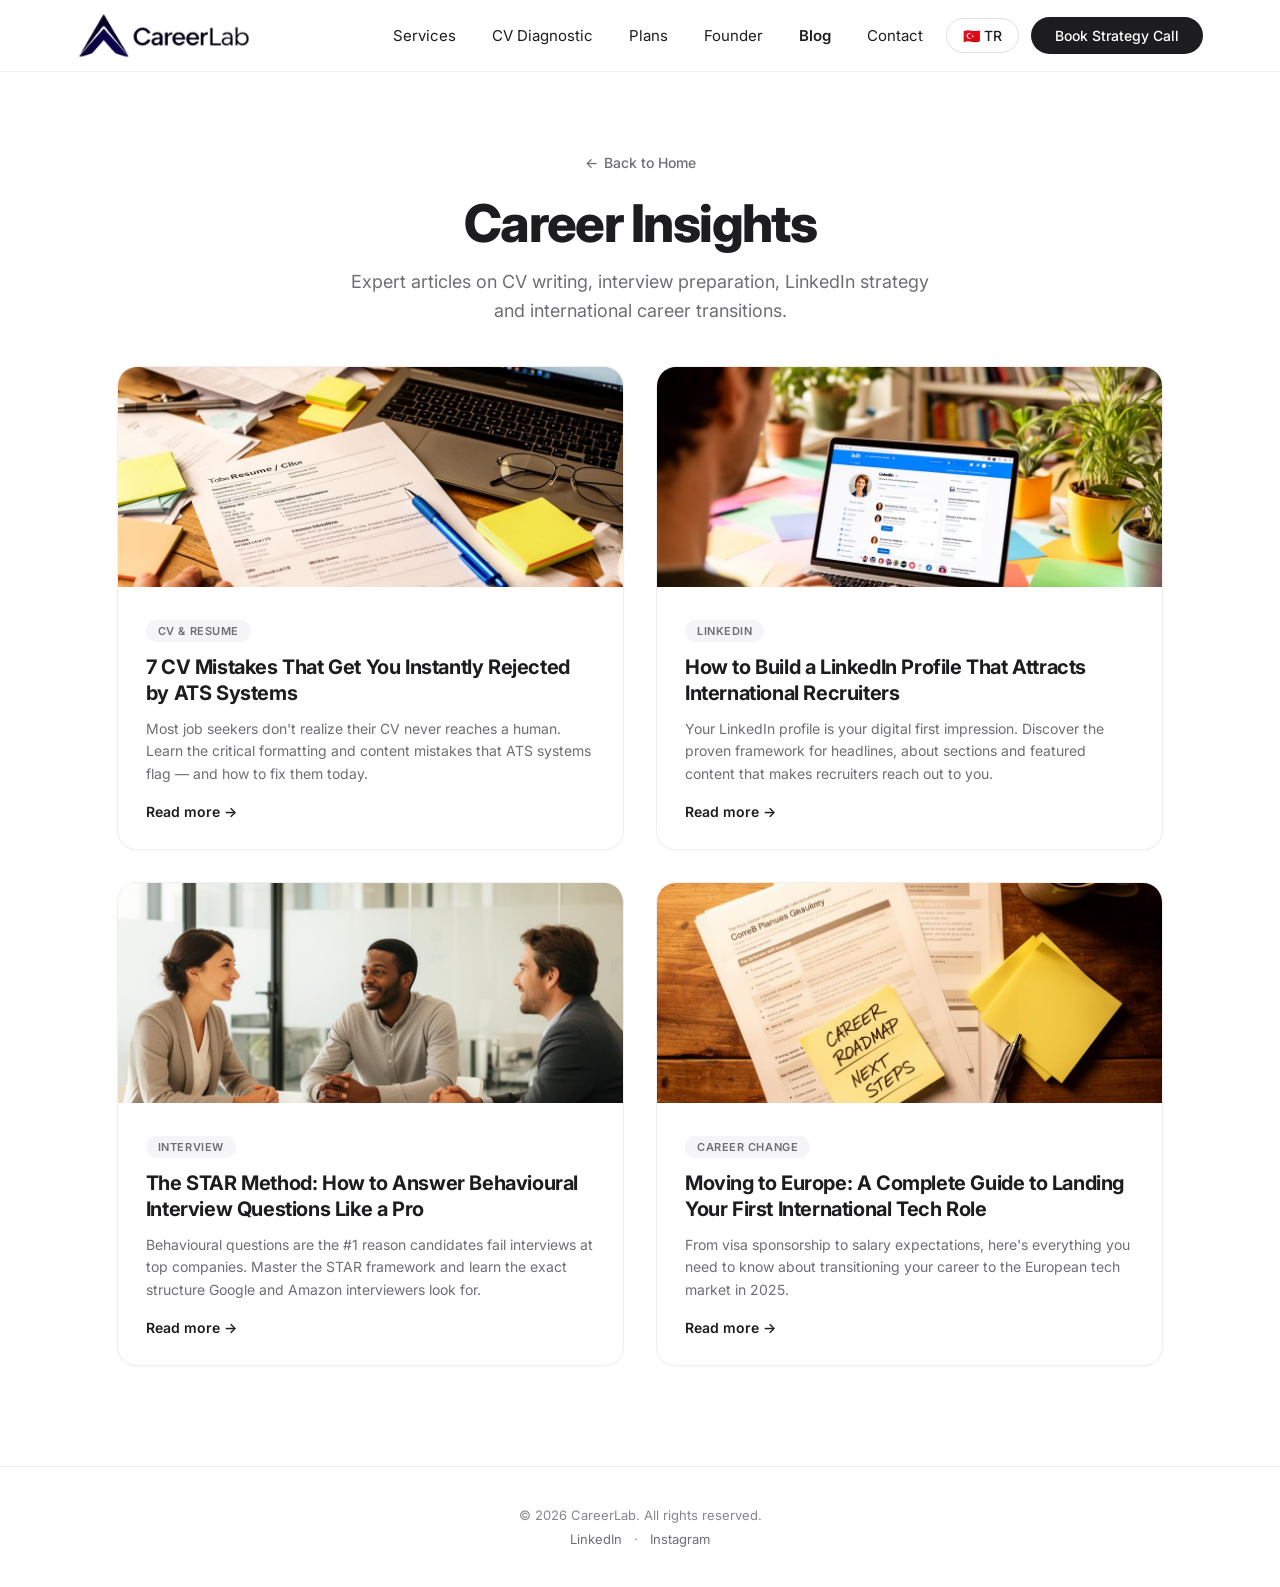
<file: blog.html>
<!DOCTYPE html>
<html lang="en">
<head>
<meta charset="UTF-8">
<meta name="viewport" content="width=device-width, initial-scale=1.0">
<meta name="description" content="Career insights and expert articles on CV writing, interview preparation, LinkedIn strategy and international career transitions by CareerLab.">
<meta name="author" content="Guntekin Suh">
<meta property="og:type" content="website">
<meta property="og:title" content="CareerLab Blog | Career Insights & Expert Tips">
<meta property="og:description" content="Expert articles on CV optimization, interview coaching, LinkedIn strategy and international career transitions.">
<meta property="og:url" content="https://getcareerlab.com/blog.html">
<link rel="canonical" href="https://getcareerlab.com/blog.html">
<link rel="icon" href="/favicon.png" type="image/png">
<title>CareerLab Blog | Career Insights & Expert Tips</title>
<link rel="preconnect" href="https://fonts.googleapis.com">
<link href="https://fonts.googleapis.com/css2?family=Inter:wght@300;400;500;600;700;800;900&display=swap" rel="stylesheet">
<style>
*{margin:0;padding:0;box-sizing:border-box;}
body{
  font-family:'Inter',system-ui,-apple-system,sans-serif;
  background:#ffffff;
  color:#1d1d1f;
  -webkit-font-smoothing:antialiased;
}

/* ===== HEADER — IDENTICAL TO INDEX.HTML ===== */
header{
  display:flex;
  justify-content:space-between;
  align-items:center;
  padding:0 6%;
  height:72px;
  background:#fff;
  position:sticky;
  top:0;
  border-bottom:1px solid #f0f0f0;
  z-index:100;
}

.logo{ flex:1; }
nav{ flex:0 0 auto; }
.header-right{ flex:1; display:flex; justify-content:flex-end; }

.logo{
  display:flex;
  align-items:center;
  gap:10px;
  font-weight:700;
  font-size:22px;
  text-decoration:none;
  color:#1d1d1f;
  letter-spacing:-0.02em;
}

.logo-icon{
  width:36px;height:36px;
  background:#1d1d1f;
  border-radius:10px;
  display:flex;align-items:center;justify-content:center;
  color:#fff;
  font-weight:700;
  font-size:13px;
  letter-spacing:0.02em;
}

nav{display:flex;align-items:center;gap:0;}
nav a{
  margin-left:36px;
  text-decoration:none;
  color:#1d1d1f;
  font-weight:400;
  font-size:15px;
  transition:color 0.2s;
}
nav a:hover{color:#6e6e73;}

.header-right{align-items:center;gap:12px;}

.lang-toggle{
  background:#fff;
  border:1px solid #e0e0e0;
  border-radius:980px;
  padding:8px 16px;
  cursor:pointer;
  font-size:14px;
  font-weight:500;
  display:flex;
  align-items:center;
  gap:6px;
  transition:0.2s;
  color:#1d1d1f;
  font-family:inherit;
}
.lang-toggle:hover{background:#f5f5f5;}

.header-cta{
  background:#1d1d1f;
  color:#fff;
  padding:10px 24px;
  border-radius:980px;
  text-decoration:none;
  font-weight:500;
  font-size:14px;
  transition:all 0.2s;
  white-space:nowrap;
}
.header-cta:hover{background:#333;}

/* HAMBURGER — IDENTICAL TO INDEX.HTML */
.hamburger{
  display:none;
  flex-direction:column;
  gap:5px;
  cursor:pointer;
  background:none;
  border:none;
  padding:6px;
  z-index:200;
}
.hamburger span{
  display:block;
  width:22px;
  height:1.5px;
  background:#1d1d1f;
  border-radius:2px;
  transition:0.3s;
}

.nav-overlay{display:none;position:fixed;top:0;left:0;width:100%;height:100%;background:rgba(0,0,0,0.3);z-index:140;}
.nav-overlay.show{display:block;}
.lang-toggle-mobile{display:none !important;}

/* MOBILE — IDENTICAL TO INDEX.HTML */
@media(max-width:768px){
  header{padding:0 5%;height:56px;}

  .hamburger{display:flex;margin-left:auto;}

  .header-right{display:none;}

  nav{
    position:fixed;top:0;right:-100%;width:80%;max-width:320px;height:100vh;
    background:rgba(255,255,255,0.97);
    backdrop-filter:blur(20px);
    -webkit-backdrop-filter:blur(20px);
    flex-direction:column;align-items:flex-start;
    padding:80px 30px 30px;
    box-shadow:-5px 0 30px rgba(0,0,0,0.1);
    transition:right 0.35s ease;z-index:150;
  }
  nav.open{right:0;}
  nav a{margin-left:0;font-size:17px;padding:14px 0;width:100%;border-bottom:1px solid #f0f0f0;}
  .lang-toggle-mobile{display:block !important;margin-top:16px;}
}

@media(min-width:769px) and (max-width:1024px){
  nav a{margin-left:20px;font-size:13px;}
}

/* ===== BLOG SPECIFIC ===== */
.blog-hero{
  padding:80px 6% 40px;
  text-align:center;
}
.blog-hero h1{
  font-size:clamp(32px,5vw,52px);
  font-weight:800;
  letter-spacing:-0.03em;
  line-height:1.1;
  margin-bottom:16px;
}
.blog-hero p{
  font-size:18px;
  color:#6e6e73;
  max-width:600px;
  margin:0 auto;
  line-height:1.6;
}
.back-link{
  display:inline-flex;
  align-items:center;
  gap:6px;
  color:#6e6e73;
  text-decoration:none;
  font-size:14px;
  font-weight:500;
  margin-bottom:24px;
  transition:color 0.2s;
}
.back-link:hover{color:#1d1d1f;}

.blog-grid{
  display:grid;
  grid-template-columns:1fr 1fr;
  gap:32px;
  max-width:1200px;
  margin:0 auto;
  padding:0 6% 100px;
}
.blog-card{
  background:#fff;
  border-radius:20px;
  overflow:hidden;
  border:1px solid #f0f0f0;
  transition:all 0.3s ease;
  cursor:pointer;
  box-shadow:0 1px 3px rgba(0,0,0,0.04);
}
.blog-card:hover{
  box-shadow:0 12px 40px rgba(0,0,0,0.08);
  transform:translateY(-4px);
}
.blog-card-img{width:100%;height:220px;object-fit:cover;}
.blog-card-body{padding:28px;}
.blog-card-tag{
  display:inline-block;padding:4px 12px;
  background:#f5f5f7;border-radius:980px;
  font-size:11px;font-weight:600;
  letter-spacing:0.05em;color:#6e6e73;
  margin-bottom:12px;
}
.blog-card-body h3{
  font-size:20px;font-weight:700;
  letter-spacing:-0.02em;line-height:1.3;
  margin-bottom:12px;
}
.blog-card-body .blog-excerpt{
  font-size:14px;color:#6e6e73;
  line-height:1.6;margin-bottom:16px;
}
.blog-card-body .blog-read-more{
  display:inline-flex;align-items:center;gap:6px;
  font-size:14px;font-weight:600;color:#1d1d1f;
  cursor:pointer;transition:gap 0.2s;
}
.blog-card:hover .blog-read-more{gap:10px;}
.blog-full-content{
  display:none;margin-top:20px;padding-top:20px;
  border-top:1px solid #f0f0f0;font-size:15px;
  color:#1d1d1f;line-height:1.8;
}
.blog-full-content h4{font-size:17px;font-weight:700;letter-spacing:-0.01em;margin:20px 0 8px;}
.blog-full-content ul{padding-left:20px;margin:10px 0;}
.blog-full-content li{margin-bottom:6px;}
.blog-card.open .blog-full-content{display:block;}
.blog-card.open .blog-excerpt{display:none;}

/* FADE */
.fade-up{opacity:0;transform:translateY(30px);transition:all 0.6s ease;}
.fade-up.visible{opacity:1;transform:translateY(0);}

/* FOOTER */
footer{
  text-align:center;padding:40px 6%;
  border-top:1px solid #f0f0f0;
  font-size:13px;color:#86868b;
}
footer a{color:#6e6e73;text-decoration:none;}
footer a:hover{color:#1d1d1f;}
.footer-links{margin-top:8px;}
.dot{margin:0 8px;}

@media(max-width:768px){
  .blog-grid{grid-template-columns:1fr;gap:16px;}
  .blog-card-img{height:180px;}
}
</style>
</head>
<body>

<header>

<a href="/index.html" class="logo">
  <img src="logo1.png" alt="CareerLab Logo" style="height:48px;">
</a>

<button class="hamburger" onclick="toggleMenu()" aria-label="Menu">
<span></span><span></span><span></span>
</button>

<div class="nav-overlay" onclick="toggleMenu()"></div>

<nav>
<a href="/index.html#services" data-i18n="nav_services" onclick="closeMenu()">Services</a>
<a href="/index.html#ai" data-i18n="nav_ai" onclick="closeMenu()">CV Diagnostic</a>
<a href="/index.html#plans" data-i18n="nav_plans" onclick="closeMenu()">Plans</a>
<a href="/index.html#about" data-i18n="nav_about" onclick="closeMenu()">Founder</a>
<a href="/blog.html" data-i18n="nav_blog" style="font-weight:600;" onclick="closeMenu()">Blog</a>
<a href="/index.html#contact" data-i18n="nav_contact" onclick="closeMenu()">Contact</a>
<button class="lang-toggle lang-toggle-mobile" style="display:none;" onclick="toggleLang()">🇹🇷 TR</button>
</nav>

<div class="header-right">
<button class="lang-toggle" onclick="toggleLang()">🇹🇷 TR</button>
<a class="header-cta" href="https://calendly.com/guntekin-suh/30min" data-i18n="hero_cta">Book Strategy Call</a>
</div>

</header>

<div class="blog-hero">
<a href="/index.html" class="back-link">← <span data-i18n="blog_back">Back to Home</span></a>
<h1 data-i18n="blog_title">Career Insights</h1>
<p data-i18n="blog_desc">Expert articles on CV writing, interview preparation, LinkedIn strategy and international career transitions.</p>
</div>

<div class="blog-grid">

<!-- Blog 1: CV -->
<div class="blog-card fade-up" onclick="toggleBlogCard(this)">
<img class="blog-card-img" src="blog-cv.jpg" alt="ATS-optimized CV writing tips">
<div class="blog-card-body">
<span class="blog-card-tag" data-i18n="blog_tag_cv">CV & RESUME</span>
<h3 data-i18n="blog1_title">7 CV Mistakes That Get You Instantly Rejected by ATS Systems</h3>
<p class="blog-excerpt" data-i18n="blog1_excerpt">Most job seekers don't realize their CV never reaches a human. Learn the critical formatting and content mistakes that ATS systems flag — and how to fix them today.</p>
<span class="blog-read-more" data-i18n="blog_readmore">Read more →</span>
<div class="blog-full-content" data-i18n-html="blog1_content">
<p>Applicant Tracking Systems (ATS) reject up to <strong>75% of CVs</strong> before a recruiter ever sees them. If you're applying to international roles and not hearing back, your CV format might be the problem — not your qualifications.</p>
<h4>1. Using Graphics, Tables or Columns</h4>
<p>ATS software reads documents linearly. Two-column layouts, infographics and text boxes confuse parsers and result in garbled or missing information. Stick to a single-column, clean layout.</p>
<h4>2. Creative File Formats</h4>
<p>Always submit in PDF or .docx format unless specifically asked otherwise. Image-based PDFs (exported from Canva/design tools) often contain zero extractable text.</p>
<h4>3. Missing Keywords</h4>
<p>ATS systems match your CV against the job description. If the role asks for "stakeholder management" and your CV says "client relations," you may not pass the keyword filter.</p>
<ul>
<li><strong>Fix:</strong> Mirror the exact terminology from the job posting</li>
<li><strong>Fix:</strong> Include both acronyms and full terms (e.g., "Search Engine Optimization (SEO)")</li>
</ul>
<h4>4. Generic Objective Statements</h4>
<p>Replace "I am a motivated professional seeking opportunities" with a targeted professional summary that includes your role title, years of experience and key skills.</p>
<h4>5. No Quantified Achievements</h4>
<p>"Managed a team" says nothing. "Led a team of 12, delivering €2M in quarterly revenue" tells a story. Always quantify impact with numbers, percentages or financial results.</p>
<h4>6. Inconsistent Date Formats</h4>
<p>Use one format throughout: "Jan 2022 – Mar 2024" or "01/2022 – 03/2024." Mixing formats confuses both ATS and human readers.</p>
<h4>7. Irrelevant Personal Information</h4>
<p>For international applications, remove photo, date of birth, marital status and nationality unless specifically required. Focus space on skills and achievements instead.</p>
<p style="margin-top:20px;padding:16px;background:#f0f4ff;border-radius:12px;font-size:14px;"><strong>💡 Pro Tip:</strong> Use our free CV Diagnostic tool to check your CV's ATS compatibility score before applying.</p>
</div>
</div>
</div>

<!-- Blog 2: LinkedIn -->
<div class="blog-card fade-up" onclick="toggleBlogCard(this)">
<img class="blog-card-img" src="blog-linkedin.jpg" alt="LinkedIn profile optimization">
<div class="blog-card-body">
<span class="blog-card-tag" data-i18n="blog_tag_linkedin">LINKEDIN</span>
<h3 data-i18n="blog2_title">How to Build a LinkedIn Profile That Attracts International Recruiters</h3>
<p class="blog-excerpt" data-i18n="blog2_excerpt">Your LinkedIn profile is your digital first impression. Discover the proven framework for headlines, about sections and featured content that makes recruiters reach out to you.</p>
<span class="blog-read-more" data-i18n="blog_readmore">Read more →</span>
<div class="blog-full-content" data-i18n-html="blog2_content">
<p>LinkedIn is the #1 platform recruiters use to source candidates for international roles. Yet most professionals treat it as an online CV — which is a missed opportunity.</p>
<h4>The Headline Formula</h4>
<p>Your headline is the most important piece of real estate on LinkedIn. Instead of "Product Manager at Company X," use:</p>
<p><strong>"Senior Product Manager | SaaS & B2B | Driving 3x Revenue Growth | Ex-Google"</strong></p>
<p>This format includes: Role + Industry + Impact + Social Proof.</p>
<h4>Writing an About Section That Converts</h4>
<ul>
<li><strong>Hook (line 1-2):</strong> Start with your strongest achievement or a bold statement</li>
<li><strong>Story (lines 3-8):</strong> Your career narrative — where you've been, what you've done</li>
<li><strong>Proof (lines 9-12):</strong> Key metrics, companies, and results</li>
<li><strong>CTA (last line):</strong> What you're looking for or how to reach you</li>
</ul>
<h4>Featured Section Strategy</h4>
<p>Add 3-4 items: a case study, a published article, a presentation, or a project portfolio. This visual section dramatically increases profile engagement.</p>
<h4>Skills & Endorsements</h4>
<p>LinkedIn's algorithm weighs your top 3 skills heavily. Choose skills that match the roles you're targeting — not just your current role.</p>
<h4>Activity & Content</h4>
<p>Posting once a week increases your visibility by 5-10x. Share industry insights, career lessons, or professional achievements. Engagement signals to recruiters that you're active and thought-leading.</p>
<p style="margin-top:20px;padding:16px;background:#f0f4ff;border-radius:12px;font-size:14px;"><strong>💡 Pro Tip:</strong> Set your profile to "Open to Work" (visible to recruiters only) and specify target locations and roles for better matches.</p>
</div>
</div>
</div>

<!-- Blog 3: Interview -->
<div class="blog-card fade-up" onclick="toggleBlogCard(this)">
<img class="blog-card-img" src="blog-interview.jpg" alt="Interview coaching and preparation">
<div class="blog-card-body">
<span class="blog-card-tag" data-i18n="blog_tag_interview">INTERVIEW</span>
<h3 data-i18n="blog3_title">The STAR Method: How to Answer Behavioural Interview Questions Like a Pro</h3>
<p class="blog-excerpt" data-i18n="blog3_excerpt">Behavioural questions are the #1 reason candidates fail interviews at top companies. Master the STAR framework and learn the exact structure Google and Amazon interviewers look for.</p>
<span class="blog-read-more" data-i18n="blog_readmore">Read more →</span>
<div class="blog-full-content" data-i18n-html="blog3_content">
<p>At companies like Google, Amazon and LinkedIn, <strong>behavioural interviews account for 40-60% of the hiring decision</strong>. These questions assess how you've handled real situations — and most candidates fail because they ramble without structure.</p>
<h4>What is the STAR Method?</h4>
<ul>
<li><strong>Situation:</strong> Set the scene (1-2 sentences)</li>
<li><strong>Task:</strong> What was your specific responsibility?</li>
<li><strong>Action:</strong> What did YOU do? (This should be 60% of your answer)</li>
<li><strong>Result:</strong> Quantified outcome — always end with numbers</li>
</ul>
<h4>Example: "Tell me about a time you dealt with a difficult stakeholder"</h4>
<p><strong>Situation:</strong> "At TikTok, I was managing a product launch where the engineering lead disagreed with the timeline."</p>
<p><strong>Task:</strong> "I needed to align both teams and deliver by Q3 without compromising quality."</p>
<p><strong>Action:</strong> "I set up a 3-day sprint workshop, created a shared priority matrix, and proposed a phased rollout that addressed both concerns."</p>
<p><strong>Result:</strong> "We launched 2 weeks early, with a 95% satisfaction score from both teams, and the product drove €400K in Q4 revenue."</p>
<h4>Common Mistakes to Avoid</h4>
<ul>
<li>Talking about "we" instead of "I" — interviewers want YOUR contribution</li>
<li>Skipping the Result — always quantify impact</li>
<li>Giving 5-minute answers — aim for 90 seconds per STAR response</li>
<li>Not preparing enough stories — have 8-10 ready covering leadership, conflict, failure, and innovation</li>
</ul>
<h4>Top 5 Questions to Prepare</h4>
<ul>
<li>Tell me about a time you led a project under pressure</li>
<li>Describe a situation where you failed and what you learned</li>
<li>How have you handled conflicting priorities?</li>
<li>Give an example of when you influenced without authority</li>
<li>Tell me about your biggest professional achievement</li>
</ul>
<p style="margin-top:20px;padding:16px;background:#f0f4ff;border-radius:12px;font-size:14px;"><strong>💡 Pro Tip:</strong> Record yourself practicing STAR answers. Most candidates don't realize they take 3x longer than they think.</p>
</div>
</div>
</div>

<!-- Blog 4: Career Change -->
<div class="blog-card fade-up" onclick="toggleBlogCard(this)">
<img class="blog-card-img" src="blog-career.jpg" alt="Career transition to Europe">
<div class="blog-card-body">
<span class="blog-card-tag" data-i18n="blog_tag_career">CAREER CHANGE</span>
<h3 data-i18n="blog4_title">Moving to Europe: A Complete Guide to Landing Your First International Tech Role</h3>
<p class="blog-excerpt" data-i18n="blog4_excerpt">From visa sponsorship to salary expectations, here's everything you need to know about transitioning your career to the European tech market in 2025.</p>
<span class="blog-read-more" data-i18n="blog_readmore">Read more →</span>
<div class="blog-full-content" data-i18n-html="blog4_content">
<p>The European tech market is booming, with cities like Berlin, Amsterdam, Dublin and Stockholm actively recruiting international talent. But making the move requires more than just applying — it requires strategy.</p>
<h4>Step 1: Choose Your Target Market</h4>
<p>Each European city has a different tech ecosystem:</p>
<ul>
<li><strong>Berlin:</strong> Startup culture, English-friendly, visa sponsorship common</li>
<li><strong>Amsterdam:</strong> Strong fintech/SaaS scene, 30% tax ruling for expats</li>
<li><strong>Dublin:</strong> EMEA HQs of Google, Meta, LinkedIn — strong for enterprise roles</li>
<li><strong>Stockholm:</strong> Product-led companies (Spotify, Klarna), high quality of life</li>
<li><strong>Munich:</strong> Enterprise tech, automotive innovation, higher salaries</li>
</ul>
<h4>Step 2: Understand Visa Sponsorship</h4>
<p>Germany's EU Blue Card requires a job offer with minimum €45,300/year salary (€41,000 for shortage occupations including IT). The Netherlands has a Highly Skilled Migrant visa with employer sponsorship. Both processes take 4-8 weeks once you have an offer.</p>
<h4>Step 3: Adapt Your CV for the European Market</h4>
<ul>
<li>Use a clean, single-column PDF format</li>
<li>Include your LinkedIn URL prominently</li>
<li>Highlight international experience and language skills</li>
<li>Quantify achievements in euros or percentages</li>
<li>Remove photo, age and marital status for UK/Ireland; include photo for Germany</li>
</ul>
<h4>Step 4: Network Before You Apply</h4>
<p>80% of international roles are filled through referrals and direct outreach. Join LinkedIn groups, attend virtual events, and reach out to people in your target companies.</p>
<h4>Step 5: Prepare for Salary Negotiation</h4>
<p>European salaries are lower than US but benefits are stronger (healthcare, vacation, pension). Research country-specific ranges on Glassdoor, levels.fyi and Blind.</p>
<p style="margin-top:20px;padding:16px;background:#f0f4ff;border-radius:12px;font-size:14px;"><strong>💡 Pro Tip:</strong> Start your job search 3-6 months before your desired move date. Visa processing, notice periods and relocation logistics all take time.</p>
</div>
</div>
</div>

</div>

<footer>
<p>© 2026 CareerLab. All rights reserved.</p>
<div class="footer-links">
<a href="https://www.linkedin.com/in/guntekinsuh/">LinkedIn</a>
<span class="dot">·</span>
<a href="https://www.instagram.com/guntekinsuh/">Instagram</a>
</div>
</footer>

<script>
const translations = {
  tr: {
    nav_services: "Hizmetler",
    nav_ai: "Hızlı CV Analizi",
    nav_plans: "Planlar",
    nav_about: "Kurucu",
    nav_contact: "İletişim",
    nav_blog: "Blog",
    hero_cta: "Strateji Görüşmesi",
    blog_back: "Ana Sayfaya Dön",
    blog_title: "Kariyer İçgörüleri",
    blog_desc: "CV yazımı, mülakat hazırlığı, LinkedIn stratejisi ve uluslararası kariyer geçişleri hakkında uzman makaleler.",
    blog_tag_cv: "CV & ÖZGEÇMİŞ",
    blog_tag_linkedin: "LINKEDIN",
    blog_tag_interview: "MÜLAKAT",
    blog_tag_career: "KARİYER DEĞİŞİMİ",
    blog1_title: "CV'nizi ATS Sistemlerinden Geçirememenizin 7 Nedeni",
    blog1_excerpt: "Başvurularınıza neden geri dönüş alamıyorsunuz? CV'niz bir insan gözüne bile ulaşmıyor olabilir. ATS filtrelerini geçmenizi engelleyen kritik hataları ve çözümlerini keşfedin.",
    blog2_title: "Uluslararası Recruiter'ların Dikkatini Çeken LinkedIn Profili Nasıl Oluşturulur?",
    blog2_excerpt: "LinkedIn profiliniz dijital kartvizitinizdir. Recruiter'ların size ulaşmasını sağlayan başlık formülü, hakkında bölümü ve içerik stratejisini adım adım öğrenin.",
    blog3_title: "STAR Metodu: Davranışsal Mülakat Sorularını Profesyonelce Yanıtlama Rehberi",
    blog3_excerpt: "Davranışsal sorular, adayların büyük şirket mülakatlarında elenme sebebi #1'dir. Google ve Amazon mülakatçılarının aradığı STAR yapısını öğrenin.",
    blog4_title: "Avrupa'da Kariyer: İlk Uluslararası Teknoloji Pozisyonunuzu Elde Etme Rehberi",
    blog4_excerpt: "Vize sponsorluğundan maaş müzakeresine, kariyerinizi 2025'te Avrupa teknoloji pazarına taşımak için bilmeniz gereken her şey burada.",
    blog_readmore: "Devamını oku →",
    blog1_content: `<p>Aday Takip Sistemleri (ATS), işe alım uzmanı görmeden önce CV'lerin <strong>%75'ini</strong> reddeder. Uluslararası pozisyonlara başvuruyor ve geri dönüş alamıyorsanız, sorun nitelikleriniz değil — CV formatınız olabilir.</p>
<h4>1. Grafik, Tablo veya Sütun Kullanmak</h4>
<p>ATS yazılımı belgeleri doğrusal olarak okur. İki sütunlu düzenler, infografikler ve metin kutuları ayrıştırıcıları karıştırır ve bilgilerin bozulmasına veya kaybolmasına neden olur. Tek sütunlu, temiz bir düzen kullanın.</p>
<h4>2. Yaratıcı Dosya Formatları</h4>
<p>Aksini özellikle belirtilmedikçe her zaman PDF veya .docx formatında gönderin. Görsel tabanlı PDF'ler (Canva/tasarım araçlarından dışa aktarılan) genellikle sıfır çıkarılabilir metin içerir.</p>
<h4>3. Eksik Anahtar Kelimeler</h4>
<p>ATS sistemleri CV'nizi iş ilanıyla eşleştirir. Pozisyon "paydaş yönetimi" istiyorsa ve CV'niz "müşteri ilişkileri" diyorsa, anahtar kelime filtresini geçemeyebilirsiniz.</p>
<ul><li><strong>Çözüm:</strong> İş ilanındaki tam terminolojiyi yansıtın</li><li><strong>Çözüm:</strong> Hem kısaltmaları hem de tam terimleri ekleyin (ör. "Arama Motoru Optimizasyonu (SEO)")</li></ul>
<h4>4. Genel Hedef İfadeleri</h4>
<p>"Fırsatlar arayan motivasyonlu bir profesyonelim" ifadesini, rol unvanınızı, deneyim yıllarınızı ve temel becerilerinizi içeren hedefli bir profesyonel özet ile değiştirin.</p>
<h4>5. Ölçülmüş Başarı Yok</h4>
<p>"Bir ekip yönettim" hiçbir şey söylemez. "12 kişilik bir ekibe liderlik ettim, çeyreklik 2 milyon € gelir sağladım" bir hikaye anlatır. Etkiyi her zaman rakamlarla, yüzdelerle veya finansal sonuçlarla ölçün.</p>
<h4>6. Tutarsız Tarih Formatları</h4>
<p>Baştan sona tek bir format kullanın: "Oca 2022 – Mar 2024" veya "01/2022 – 03/2024." Formatları karıştırmak hem ATS'yi hem de insan okuyucuları karıştırır.</p>
<h4>7. İlgisiz Kişisel Bilgiler</h4>
<p>Uluslararası başvurular için, özellikle istenmedikçe fotoğraf, doğum tarihi, medeni durum ve milliyeti kaldırın. Alanı beceriler ve başarılara odaklayın.</p>
<p style="margin-top:20px;padding:16px;background:#f0f4ff;border-radius:12px;font-size:14px;"><strong>💡 İpucu:</strong> Başvurmadan önce CV'nizin ATS uyumluluk puanını kontrol etmek için ücretsiz CV Teşhis aracımızı kullanın.</p>`,
    blog2_content: `<p>LinkedIn, işe alım uzmanlarının uluslararası pozisyonlar için aday bulmak amacıyla kullandığı 1 numaralı platformdur. Yine de çoğu profesyonel onu çevrimiçi bir CV gibi kullanır — bu kaçırılmış bir fırsattır.</p>
<h4>Başlık Formülü</h4>
<p>Başlığınız LinkedIn'deki en önemli alandır. "X Şirketinde Ürün Yöneticisi" yerine şunu kullanın:</p>
<p><strong>"Kıdemli Ürün Yöneticisi | SaaS & B2B | 3x Gelir Artışı | Ex-Google"</strong></p>
<p>Bu format şunları içerir: Rol + Sektör + Etki + Sosyal Kanıt.</p>
<h4>Dönüştüren Bir Hakkında Bölümü Yazmak</h4>
<ul><li><strong>Kanca (satır 1-2):</strong> En güçlü başarınız veya cesur bir ifade ile başlayın</li><li><strong>Hikaye (satır 3-8):</strong> Kariyer hikayeniz — nerede bulundunuz, ne yaptınız</li><li><strong>Kanıt (satır 9-12):</strong> Temel metrikler, şirketler ve sonuçlar</li><li><strong>CTA (son satır):</strong> Ne aradığınız veya nasıl ulaşılacağı</li></ul>
<h4>Öne Çıkanlar Bölümü Stratejisi</h4>
<p>3-4 öğe ekleyin: bir vaka çalışması, yayımlanmış bir makale, bir sunum veya proje portföyü. Bu görsel bölüm profil etkileşimini önemli ölçüde artırır.</p>
<h4>Beceriler ve Onaylar</h4>
<p>LinkedIn algoritması ilk 3 becerinize ağırlık verir. Mevcut rolünüze değil, hedeflediğiniz rollere uyan becerileri seçin.</p>
<h4>Aktivite ve İçerik</h4>
<p>Haftada bir paylaşım yapmak görünürlüğünüzü 5-10 kat artırır. Sektör içgörüleri, kariyer dersleri veya profesyonel başarılar paylaşın.</p>
<p style="margin-top:20px;padding:16px;background:#f0f4ff;border-radius:12px;font-size:14px;"><strong>💡 İpucu:</strong> Profilinizi "İşe Açık" olarak ayarlayın (yalnızca işe alım uzmanlarına görünür) ve daha iyi eşleşmeler için hedef konumları ve rolleri belirtin.</p>`,
    blog3_content: `<p>Google, Amazon ve LinkedIn gibi şirketlerde, <strong>davranışsal mülakatlar işe alım kararının %40-60'ını</strong> oluşturur. Bu sorular gerçek durumları nasıl ele aldığınızı değerlendirir — ve çoğu aday yapı olmadan konuştuğu için başarısız olur.</p>
<h4>STAR Metodu Nedir?</h4>
<ul><li><strong>Durum (Situation):</strong> Sahneyi kurun (1-2 cümle)</li><li><strong>Görev (Task):</strong> Sizin özel sorumluluğunuz neydi?</li><li><strong>Eylem (Action):</strong> SİZ ne yaptınız? (Cevabınızın %60'ı bu olmalı)</li><li><strong>Sonuç (Result):</strong> Ölçülebilir sonuç — her zaman rakamlarla bitirin</li></ul>
<h4>Örnek: "Zor bir paydaşla nasıl başa çıktığınızı anlatın"</h4>
<p><strong>Durum:</strong> "TikTok'ta, mühendislik liderinin zaman çizelgesine katılmadığı bir ürün lansmanını yönetiyordum."</p>
<p><strong>Görev:</strong> "Her iki ekibi de uyumlu hale getirmem ve kaliteden ödün vermeden Q3'e kadar teslim etmem gerekiyordu."</p>
<p><strong>Eylem:</strong> "3 günlük bir sprint atölyesi kurdum, paylaşımlı bir öncelik matrisi oluşturdum ve her iki endişeyi de ele alan aşamalı bir lansman önerdim."</p>
<p><strong>Sonuç:</strong> "2 hafta erken lansman yaptık, her iki ekipten %95 memnuniyet puanı aldık ve ürün Q4'te €400K gelir sağladı."</p>
<h4>Kaçınılması Gereken Yaygın Hatalar</h4>
<ul><li>"Biz" yerine "ben" kullanın — mülakatçılar SİZİN katkınızı ister</li><li>Sonucu atlamayın — etkiyi her zaman ölçün</li><li>5 dakikalık cevaplar vermeyin — STAR cevabı başına 90 saniyeyi hedefleyin</li><li>Yeterli hikaye hazırlamayın — liderlik, çatışma, başarısızlık ve yenilik konularında 8-10 tane hazırlayın</li></ul>
<h4>Hazırlanmanız Gereken İlk 5 Soru</h4>
<ul><li>Baskı altında bir projeye liderlik ettiğiniz bir zamanı anlatın</li><li>Başarısız olduğunuz ve ne öğrendiğiniz bir durumu tanımlayın</li><li>Çelişen öncelikleri nasıl ele aldınız?</li><li>Yetki olmadan etki ettiğiniz bir örnek verin</li><li>En büyük profesyonel başarınızı anlatın</li></ul>
<p style="margin-top:20px;padding:16px;background:#f0f4ff;border-radius:12px;font-size:14px;"><strong>💡 İpucu:</strong> STAR cevaplarınızı pratik yaparken kendinizi kaydedin. Çoğu aday düşündüklerinden 3 kat uzun sürdüğünü fark etmez.</p>`,
    blog4_content: `<p>Avrupa teknoloji pazarı patlıyor; Berlin, Amsterdam, Dublin ve Stockholm gibi şehirler aktif olarak uluslararası yetenek arıyor. Ancak bu geçişi yapmak sadece başvurmaktan fazlasını gerektirir — strateji gerektirir.</p>
<h4>Adım 1: Hedef Pazarınızı Seçin</h4>
<p>Her Avrupa şehrinin farklı bir teknoloji ekosistemi vardır:</p>
<ul><li><strong>Berlin:</strong> Startup kültürü, İngilizce dostu, vize sponsorluğu yaygın</li><li><strong>Amsterdam:</strong> Güçlü fintech/SaaS sahası, gurbetçiler için %30 vergi indirimi</li><li><strong>Dublin:</strong> Google, Meta, LinkedIn'in EMEA merkezi — kurumsal roller için güçlü</li><li><strong>Stockholm:</strong> Ürün odaklı şirketler (Spotify, Klarna), yüksek yaşam kalitesi</li><li><strong>Münih:</strong> Kurumsal teknoloji, otomotiv inovasyonu, daha yüksek maaşlar</li></ul>
<h4>Adım 2: Vize Sponsorluğunu Anlayın</h4>
<p>Almanya'nın AB Mavi Kartı, minimum 45.300€/yıl maaşla bir iş teklifi gerektirir (BT dahil kıtlık meslekleri için 41.000€). Hollanda'nın Yüksek Vasıflı Göçmen vizesi işveren sponsorluğu ile. Her iki süreç de teklifiniz olduktan sonra 4-8 hafta sürer.</p>
<h4>Adım 3: CV'nizi Avrupa Pazarına Uyarlayın</h4>
<ul><li>Temiz, tek sütunlu bir PDF formatı kullanın</li><li>LinkedIn URL'nizi belirgin şekilde ekleyin</li><li>Uluslararası deneyim ve dil becerilerini vurgulayın</li><li>Başarıları euro veya yüzdelerle ölçün</li><li>İngiltere/İrlanda için fotoğraf, yaş ve medeni durumu kaldırın; Almanya için fotoğraf ekleyin</li></ul>
<h4>Adım 4: Başvurmadan Önce Ağ Kurun</h4>
<p>Uluslararası rollerin %80'i referanslar ve doğrudan iletişim yoluyla doldurulur. LinkedIn gruplarına katılın, sanal etkinliklere katılın ve hedef şirketlerinizdeki kişilere ulaşın.</p>
<h4>Adım 5: Maaş Müzakeresine Hazırlanın</h4>
<p>Avrupa maaşları ABD'den düşüktür ancak yan haklar daha güçlüdür (sağlık, tatil, emeklilik). Glassdoor, levels.fyi ve Blind'da ülkeye özgü aralıkları araştırın.</p>
<p style="margin-top:20px;padding:16px;background:#f0f4ff;border-radius:12px;font-size:14px;"><strong>💡 İpucu:</strong> İş aramanıza istediğiniz taşınma tarihinden 3-6 ay önce başlayın. Vize işlemleri, ihbar süreleri ve taşınma lojistiği zaman alır.</p>`
  }
};

const originals = {};
const originalsHtml = {};
let currentLang = "en";
document.querySelectorAll("[data-i18n]").forEach(el => {
  originals[el.dataset.i18n] = el.innerHTML;
});
document.querySelectorAll("[data-i18n-html]").forEach(el => {
  originalsHtml[el.dataset.i18nHtml] = el.innerHTML;
});

function toggleLang() {
  const btns = document.querySelectorAll(".lang-toggle");
  if (currentLang === "en") {
    currentLang = "tr";
    document.documentElement.lang = "tr";
    btns.forEach(b => b.innerHTML = "🇬🇧 EN");
    document.querySelectorAll("[data-i18n]").forEach(el => {
      const key = el.dataset.i18n;
      if (translations.tr[key]) el.innerHTML = translations.tr[key];
    });
    document.querySelectorAll("[data-i18n-html]").forEach(el => {
      const key = el.dataset.i18nHtml;
      if (translations.tr[key]) el.innerHTML = translations.tr[key];
    });
  } else {
    currentLang = "en";
    document.documentElement.lang = "en";
    btns.forEach(b => b.innerHTML = "🇹🇷 TR");
    document.querySelectorAll("[data-i18n]").forEach(el => {
      el.innerHTML = originals[el.dataset.i18n];
    });
    document.querySelectorAll("[data-i18n-html]").forEach(el => {
      el.innerHTML = originalsHtml[el.dataset.i18nHtml];
    });
  }
}

function toggleBlogCard(card){
  card.classList.toggle("open");
}

function toggleMenu(){
  document.querySelector("nav").classList.toggle("open");
  document.querySelector(".nav-overlay").classList.toggle("show");
}
function closeMenu(){
  document.querySelector("nav").classList.remove("open");
  document.querySelector(".nav-overlay").classList.remove("show");
}

/* SCROLL FADE-IN */
const fadeObserver = new IntersectionObserver((entries) => {
  entries.forEach(entry => {
    if(entry.isIntersecting){ entry.target.classList.add("visible"); }
  });
}, {threshold:0.1});
document.querySelectorAll(".fade-up").forEach(el => fadeObserver.observe(el));
</script>

</body>
</html>
</file>
